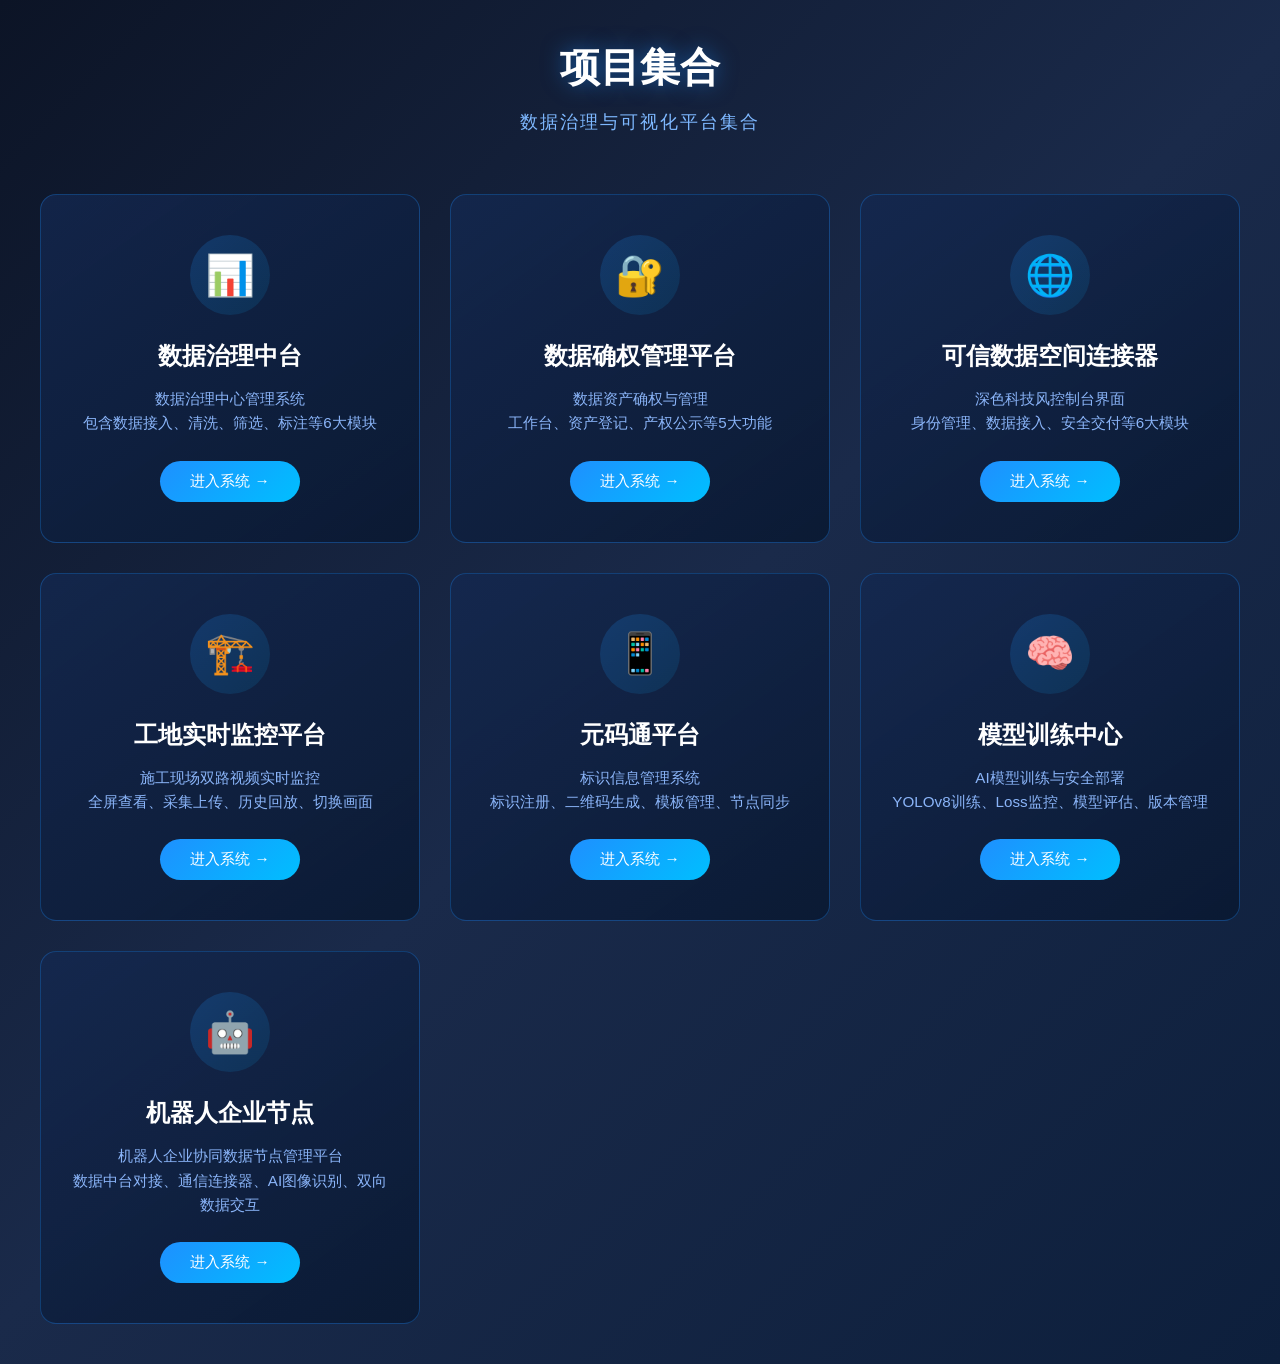
<file: index.html>
<!DOCTYPE html>
<html lang="zh-CN">
<head>
    <meta charset="UTF-8">
    <meta name="viewport" content="width=device-width, initial-scale=1.0">
    <title>项目导航</title>
    <style>
        * {
            margin: 0;
            padding: 0;
            box-sizing: border-box;
        }

        body {
            min-height: 100vh;
            background: linear-gradient(135deg, #0c1426 0%, #1a2a4a 50%, #0d1f3c 100%);
            font-family: 'Microsoft YaHei', 'PingFang SC', sans-serif;
            display: flex;
            justify-content: center;
            align-items: center;
            padding: 40px 20px;
        }

        .container {
            max-width: 1200px;
            width: 100%;
        }

        h1 {
            text-align: center;
            color: #fff;
            font-size: 2.5rem;
            margin-bottom: 15px;
            text-shadow: 0 0 20px rgba(30, 144, 255, 0.5);
        }

        .subtitle {
            text-align: center;
            color: #7eb8ff;
            font-size: 1.1rem;
            margin-bottom: 60px;
            letter-spacing: 2px;
        }

        .cards {
            display: grid;
            grid-template-columns: repeat(3, 1fr);
            gap: 30px;
            max-width: 1200px;
            margin: 0 auto;
        }

        .card {
            background: linear-gradient(145deg, rgba(20, 40, 80, 0.8), rgba(10, 25, 50, 0.9));
            border: 1px solid rgba(30, 144, 255, 0.3);
            border-radius: 16px;
            padding: 40px 30px;
            text-align: center;
            cursor: pointer;
            transition: all 0.4s ease;
            position: relative;
            overflow: hidden;
            text-decoration: none;
            display: block;
        }

        .card::before {
            content: '';
            position: absolute;
            top: 0;
            left: 0;
            right: 0;
            height: 3px;
            background: linear-gradient(90deg, transparent, #1e90ff, transparent);
            opacity: 0;
            transition: opacity 0.4s ease;
        }

        .card:hover {
            transform: translateY(-10px);
            border-color: #1e90ff;
            box-shadow: 0 20px 60px rgba(30, 144, 255, 0.3),
                        0 0 40px rgba(30, 144, 255, 0.1);
        }

        .card:hover::before {
            opacity: 1;
        }

        .card-icon {
            width: 80px;
            height: 80px;
            margin: 0 auto 25px;
            background: linear-gradient(135deg, rgba(30, 144, 255, 0.2), rgba(0, 191, 255, 0.1));
            border-radius: 50%;
            display: flex;
            justify-content: center;
            align-items: center;
            font-size: 2.5rem;
        }

        .card-title {
            color: #fff;
            font-size: 1.5rem;
            margin-bottom: 15px;
            font-weight: 600;
        }

        .card-desc {
            color: #8ab4f8;
            font-size: 0.95rem;
            line-height: 1.6;
            margin-bottom: 25px;
        }

        .card-link {
            display: inline-block;
            padding: 10px 30px;
            background: linear-gradient(135deg, #1e90ff, #00bfff);
            color: #fff;
            border-radius: 25px;
            font-size: 0.95rem;
            transition: all 0.3s ease;
        }

        .card:hover .card-link {
            box-shadow: 0 5px 20px rgba(30, 144, 255, 0.4);
        }

        @media (max-width: 900px) {
            .cards {
                grid-template-columns: 1fr;
                max-width: 500px;
                margin: 0 auto;
            }
            
            h1 {
                font-size: 2rem;
            }
        }
    </style>
</head>
<body>
    <div class="container">
        <h1>项目集合</h1>
        <p class="subtitle">数据治理与可视化平台集合</p>
        
        <div class="cards">
            <a href="data-governance-center/index.html" class="card">
                <div class="card-icon">📊</div>
                <h2 class="card-title">数据治理中台</h2>
                <p class="card-desc">数据治理中心管理系统<br>包含数据接入、清洗、筛选、标注等6大模块</p>
                <span class="card-link">进入系统 →</span>
            </a>
            
            <a href="数据确权管理平台/index.html" class="card">
                <div class="card-icon">🔐</div>
                <h2 class="card-title">数据确权管理平台</h2>
                <p class="card-desc">数据资产确权与管理<br>工作台、资产登记、产权公示等5大功能</p>
                <span class="card-link">进入系统 →</span>
            </a>
            
            <a href="可信数据空间连接器/index.html" class="card">
                <div class="card-icon">🌐</div>
                <h2 class="card-title">可信数据空间连接器</h2>
                <p class="card-desc">深色科技风控制台界面<br>身份管理、数据接入、安全交付等6大模块</p>
                <span class="card-link">进入系统 →</span>
            </a>
            
            <a href="工地实时监控平台/index.html" class="card">
                <div class="card-icon">🏗️</div>
                <h2 class="card-title">工地实时监控平台</h2>
                <p class="card-desc">施工现场双路视频实时监控<br>全屏查看、采集上传、历史回放、切换画面</p>
                <span class="card-link">进入系统 →</span>
            </a>
            
            <a href="元码通平台/index.html" class="card">
                <div class="card-icon">📱</div>
                <h2 class="card-title">元码通平台</h2>
                <p class="card-desc">标识信息管理系统<br>标识注册、二维码生成、模板管理、节点同步</p>
                <span class="card-link">进入系统 →</span>
            </a>
            
            <a href="模型训练中心/index.html" class="card">
                <div class="card-icon">🧠</div>
                <h2 class="card-title">模型训练中心</h2>
                <p class="card-desc">AI模型训练与安全部署<br>YOLOv8训练、Loss监控、模型评估、版本管理</p>
                <span class="card-link">进入系统 →</span>
            </a>
            
            <a href="机器人企业节点/index.html" class="card">
                <div class="card-icon">🤖</div>
                <h2 class="card-title">机器人企业节点</h2>
                <p class="card-desc">机器人企业协同数据节点管理平台<br>数据中台对接、通信连接器、AI图像识别、双向数据交互</p>
                <span class="card-link">进入系统 →</span>
            </a>
        </div>
    </div>
</body>
</html>
</file>
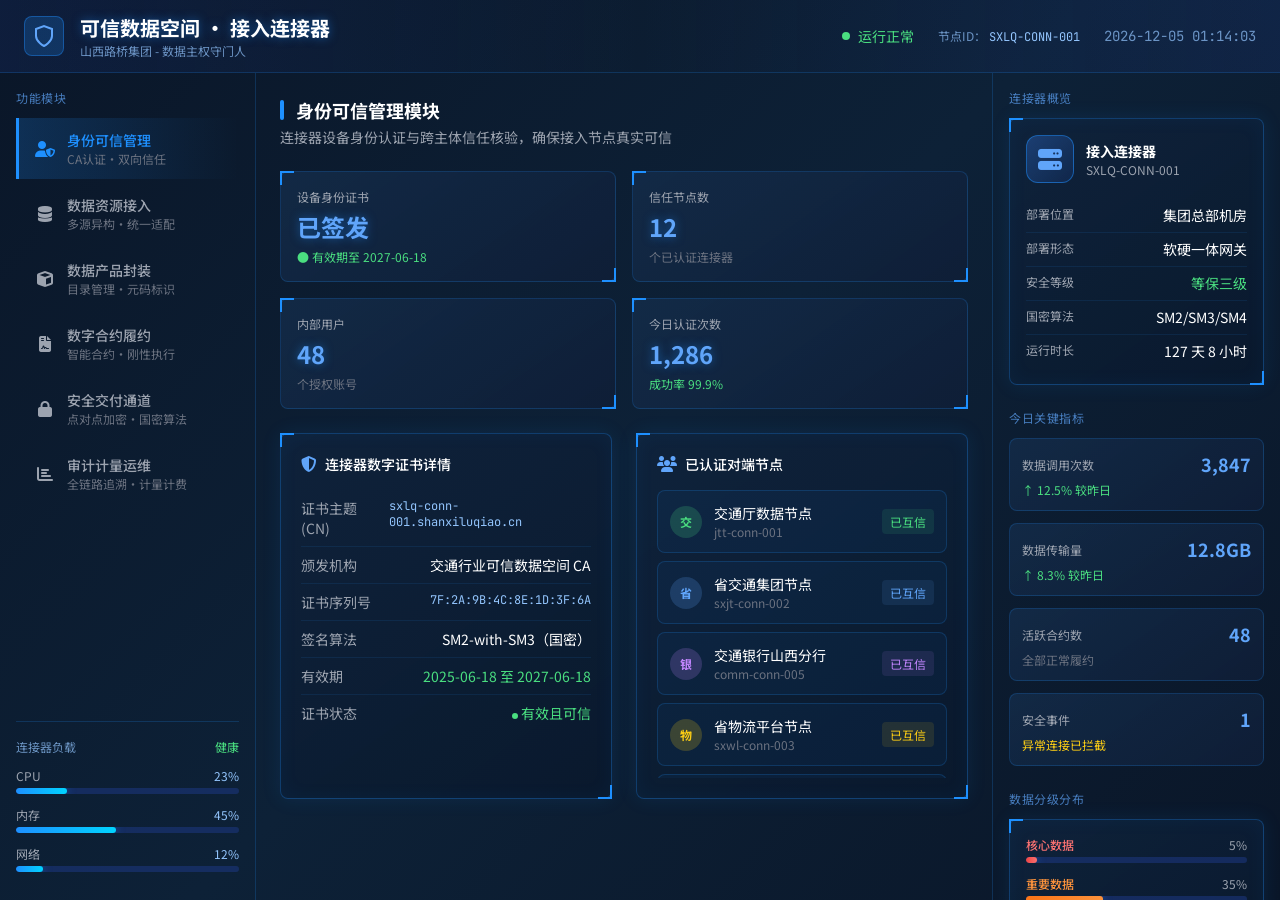
<file: 可信数据空间连接器/index.html>
<!DOCTYPE html>
<html lang="zh-CN">
<head>
    <meta charset="UTF-8">
    <meta name="viewport" content="width=device-width, initial-scale=1.0">
    <title>可信数据空间 · 接入连接器</title>
    <link rel="stylesheet" href="styles.css">
    <link rel="stylesheet" href="https://cdnjs.cloudflare.com/ajax/libs/font-awesome/6.4.0/css/all.min.css">
    <link href="https://fonts.googleapis.com/css2?family=Noto+Sans+SC:wght@300;400;500;600;700&family=JetBrains+Mono:wght@400;500&display=swap" rel="stylesheet">
</head>
<body>
    <div class="app-container">
        <!-- 顶部标题栏 -->
        <header class="top-header">
            <div class="header-left">
                <div class="logo-icon">
                    <svg width="24" height="24" viewBox="0 0 24 24" fill="none" stroke="#60a5fa" stroke-width="2">
                        <path d="M12 22s8-4 8-10V5l-8-3-8 3v7c0 6 8 10 8 10z"/>
                    </svg>
                </div>
                <div class="header-titles">
                    <h1 class="main-title">可信数据空间 · 接入连接器</h1>
                    <p class="sub-title">山西路桥集团 - 数据主权守门人</p>
                </div>
            </div>
            <div class="header-right">
                <div class="status-indicator">
                    <span class="status-dot pulse"></span>
                    <span class="status-text">运行正常</span>
                </div>
                <div class="node-id">
                    <span class="label">节点ID：</span>
                    <span class="value">SXLQ-CONN-001</span>
                </div>
                <div class="current-time" id="currentTime"></div>
            </div>
        </header>

        <!-- 主体布局 -->
        <div class="main-layout">
            <!-- 左侧导航栏 -->
            <aside class="left-nav">
                <div class="nav-section">
                    <div class="section-title">功能模块</div>
                    <nav class="nav-menu">
                        <a href="#" class="nav-item active" data-module="identity">
                            <div class="nav-icon"><i class="fas fa-user-shield"></i></div>
                            <div class="nav-text">
                                <span class="nav-name">身份可信管理</span>
                                <span class="nav-desc">CA认证・双向信任</span>
                            </div>
                        </a>
                        <a href="#" class="nav-item" data-module="datasource">
                            <div class="nav-icon"><i class="fas fa-database"></i></div>
                            <div class="nav-text">
                                <span class="nav-name">数据资源接入</span>
                                <span class="nav-desc">多源异构・统一适配</span>
                            </div>
                        </a>
                        <a href="#" class="nav-item" data-module="product">
                            <div class="nav-icon"><i class="fas fa-cube"></i></div>
                            <div class="nav-text">
                                <span class="nav-name">数据产品封装</span>
                                <span class="nav-desc">目录管理・元码标识</span>
                            </div>
                        </a>
                        <a href="#" class="nav-item" data-module="contract">
                            <div class="nav-icon"><i class="fas fa-file-contract"></i></div>
                            <div class="nav-text">
                                <span class="nav-name">数字合约履约</span>
                                <span class="nav-desc">智能合约・刚性执行</span>
                            </div>
                        </a>
                        <a href="#" class="nav-item" data-module="channel">
                            <div class="nav-icon"><i class="fas fa-lock"></i></div>
                            <div class="nav-text">
                                <span class="nav-name">安全交付通道</span>
                                <span class="nav-desc">点对点加密・国密算法</span>
                            </div>
                        </a>
                        <a href="#" class="nav-item" data-module="audit">
                            <div class="nav-icon"><i class="fas fa-chart-bar"></i></div>
                            <div class="nav-text">
                                <span class="nav-name">审计计量运维</span>
                                <span class="nav-desc">全链路追溯・计量计费</span>
                            </div>
                        </a>
                    </nav>
                </div>
                <div class="nav-footer">
                    <div class="load-card">
                        <div class="load-header">
                            <span class="load-title">连接器负载</span>
                            <span class="load-status">健康</span>
                        </div>
                        <div class="load-item">
                            <div class="load-label">
                                <span>CPU</span>
                                <span>23%</span>
                            </div>
                            <div class="progress-track">
                                <div class="progress-fill" style="width: 23%"></div>
                            </div>
                        </div>
                        <div class="load-item">
                            <div class="load-label">
                                <span>内存</span>
                                <span>45%</span>
                            </div>
                            <div class="progress-track">
                                <div class="progress-fill" style="width: 45%"></div>
                            </div>
                        </div>
                        <div class="load-item">
                            <div class="load-label">
                                <span>网络</span>
                                <span>12%</span>
                            </div>
                            <div class="progress-track">
                                <div class="progress-fill" style="width: 12%"></div>
                            </div>
                        </div>
                    </div>
                </div>
            </aside>

            <!-- 中间主内容区 -->
            <main class="main-content" id="mainContent">
                <!-- 模块一：身份可信管理 -->
                <section class="module active" id="identity">
                    <div class="module-header">
                        <h2 class="module-title"><span class="title-bar"></span>身份可信管理模块</h2>
                        <p class="module-desc">连接器设备身份认证与跨主体信任核验，确保接入节点真实可信</p>
                    </div>
                    
                    <div class="stats-row">
                        <div class="data-card corner-decoration">
                            <div class="card-label">设备身份证书</div>
                            <div class="card-value glow-text">已签发</div>
                            <div class="card-note green">● 有效期至 2027-06-18</div>
                        </div>
                        <div class="data-card corner-decoration">
                            <div class="card-label">信任节点数</div>
                            <div class="card-value glow-text">12</div>
                            <div class="card-note">个已认证连接器</div>
                        </div>
                        <div class="data-card corner-decoration">
                            <div class="card-label">内部用户</div>
                            <div class="card-value glow-text">48</div>
                            <div class="card-note">个授权账号</div>
                        </div>
                        <div class="data-card corner-decoration">
                            <div class="card-label">今日认证次数</div>
                            <div class="card-value glow-text">1,286</div>
                            <div class="card-note green">成功率 99.9%</div>
                        </div>
                    </div>

                    <div class="two-column">
                        <div class="tech-border corner-decoration cert-card">
                            <div class="card-title">
                                <i class="fas fa-shield-alt"></i>
                                <span>连接器数字证书详情</span>
                            </div>
                            <div class="cert-details">
                                <div class="cert-row">
                                    <span class="cert-label">证书主题 (CN)</span>
                                    <span class="cert-value mono">sxlq-conn-001.shanxiluqiao.cn</span>
                                </div>
                                <div class="cert-row">
                                    <span class="cert-label">颁发机构</span>
                                    <span class="cert-value">交通行业可信数据空间 CA</span>
                                </div>
                                <div class="cert-row">
                                    <span class="cert-label">证书序列号</span>
                                    <span class="cert-value mono">7F:2A:9B:4C:8E:1D:3F:6A</span>
                                </div>
                                <div class="cert-row">
                                    <span class="cert-label">签名算法</span>
                                    <span class="cert-value">SM2-with-SM3（国密）</span>
                                </div>
                                <div class="cert-row">
                                    <span class="cert-label">有效期</span>
                                    <span class="cert-value green">2025-06-18 至 2027-06-18</span>
                                </div>
                                <div class="cert-row">
                                    <span class="cert-label">证书状态</span>
                                    <span class="cert-value green"><span class="status-dot-small pulse"></span> 有效且可信</span>
                                </div>
                            </div>
                        </div>
                        <div class="tech-border corner-decoration nodes-card">
                            <div class="card-title">
                                <i class="fas fa-users"></i>
                                <span>已认证对端节点</span>
                            </div>
                            <div class="nodes-list">
                                <div class="node-item">
                                    <div class="node-avatar green">交</div>
                                    <div class="node-info">
                                        <div class="node-name">交通厅数据节点</div>
                                        <div class="node-id">jtt-conn-001</div>
                                    </div>
                                    <span class="node-badge green">已互信</span>
                                </div>
                                <div class="node-item">
                                    <div class="node-avatar blue">省</div>
                                    <div class="node-info">
                                        <div class="node-name">省交通集团节点</div>
                                        <div class="node-id">sxjt-conn-002</div>
                                    </div>
                                    <span class="node-badge blue">已互信</span>
                                </div>
                                <div class="node-item">
                                    <div class="node-avatar purple">银</div>
                                    <div class="node-info">
                                        <div class="node-name">交通银行山西分行</div>
                                        <div class="node-id">comm-conn-005</div>
                                    </div>
                                    <span class="node-badge purple">已互信</span>
                                </div>
                                <div class="node-item">
                                    <div class="node-avatar yellow">物</div>
                                    <div class="node-info">
                                        <div class="node-name">省物流平台节点</div>
                                        <div class="node-id">sxwl-conn-003</div>
                                    </div>
                                    <span class="node-badge yellow">已互信</span>
                                </div>
                                <div class="node-item">
                                    <div class="node-avatar cyan">建</div>
                                    <div class="node-info">
                                        <div class="node-name">省建科院节点</div>
                                        <div class="node-id">sjk-conn-008</div>
                                    </div>
                                    <span class="node-badge cyan">待确认</span>
                                </div>
                            </div>
                        </div>
                    </div>
                </section>

                <!-- 模块二：数据资源接入适配 -->
                <section class="module" id="datasource">
                    <div class="module-header">
                        <h2 class="module-title"><span class="title-bar"></span>本地数据资源接入适配</h2>
                        <p class="module-desc">多源异构数据源统一接入，屏蔽差异，标准化封装</p>
                    </div>
                    
                    <div class="stats-row five-col">
                        <div class="data-card corner-decoration center">
                            <div class="card-icon blue"><i class="fas fa-database"></i></div>
                            <div class="card-value glow-text">8</div>
                            <div class="card-label">数据库</div>
                        </div>
                        <div class="data-card corner-decoration center">
                            <div class="card-icon green"><i class="fas fa-file-alt"></i></div>
                            <div class="card-value glow-text">24</div>
                            <div class="card-label">文件资源</div>
                        </div>
                        <div class="data-card corner-decoration center">
                            <div class="card-icon purple"><i class="fas fa-code"></i></div>
                            <div class="card-value glow-text">15</div>
                            <div class="card-label">API 接口</div>
                        </div>
                        <div class="data-card corner-decoration center">
                            <div class="card-icon yellow"><i class="fas fa-bolt"></i></div>
                            <div class="card-value glow-text">326</div>
                            <div class="card-label">IoT 设备</div>
                        </div>
                        <div class="data-card corner-decoration center">
                            <div class="card-icon cyan"><i class="fas fa-server"></i></div>
                            <div class="card-value glow-text">6</div>
                            <div class="card-label">业务系统</div>
                        </div>
                    </div>

                    <div class="tech-border corner-decoration table-card">
                        <div class="table-header">
                            <div class="table-title">
                                <i class="fas fa-list"></i>
                                <span>已接入数据源列表</span>
                            </div>
                            <div class="table-actions">
                                <button class="btn-outline"><i class="fas fa-plus"></i> 新增数据源</button>
                                <button class="btn-outline"><i class="fas fa-sync"></i> 元数据采集</button>
                            </div>
                        </div>
                        <table class="data-table">
                            <thead>
                                <tr>
                                    <th>数据源名称</th>
                                    <th>类型</th>
                                    <th>连接地址</th>
                                    <th>数据量</th>
                                    <th>分级分类</th>
                                    <th>状态</th>
                                </tr>
                            </thead>
                            <tbody>
                                <tr>
                                    <td>ERP 财务数据库</td>
                                    <td><span class="tag blue">MySQL</span></td>
                                    <td class="mono">10.0.1.25:3306/erp_finance</td>
                                    <td>128 万条</td>
                                    <td><span class="tag orange">重要</span></td>
                                    <td><span class="status-green"><span class="status-dot-small"></span> 正常</span></td>
                                </tr>
                                <tr>
                                    <td>MES 生产系统</td>
                                    <td><span class="tag blue">Oracle</span></td>
                                    <td class="mono">10.0.2.18:1521/mes_prod</td>
                                    <td>856 万条</td>
                                    <td><span class="tag yellow">一般</span></td>
                                    <td><span class="status-green"><span class="status-dot-small"></span> 正常</span></td>
                                </tr>
                                <tr>
                                    <td>桥梁监测 IoT</td>
                                    <td><span class="tag green">MQTT</span></td>
                                    <td class="mono">iot.shanxiluqiao.cn:1883</td>
                                    <td>实时流</td>
                                    <td><span class="tag yellow">一般</span></td>
                                    <td><span class="status-green"><span class="status-dot-small"></span> 正常</span></td>
                                </tr>
                                <tr>
                                    <td>收费系统接口</td>
                                    <td><span class="tag purple">REST API</span></td>
                                    <td class="mono">api.toll.shanxiluqiao.cn</td>
                                    <td>日增 5 万</td>
                                    <td><span class="tag orange">重要</span></td>
                                    <td><span class="status-green"><span class="status-dot-small"></span> 正常</span></td>
                                </tr>
                                <tr>
                                    <td>工程文档库</td>
                                    <td><span class="tag cyan">对象存储</span></td>
                                    <td class="mono">s3-docs.shanxiluqiao.cn</td>
                                    <td>2.3TB</td>
                                    <td><span class="tag red">核心</span></td>
                                    <td><span class="status-green"><span class="status-dot-small"></span> 正常</span></td>
                                </tr>
                            </tbody>
                        </table>
                    </div>
                </section>

                <!-- 模块三：数据产品封装与目录管理 -->
                <section class="module" id="product">
                    <div class="module-header">
                        <h2 class="module-title"><span class="title-bar"></span>数据产品封装与目录管理</h2>
                        <p class="module-desc">数据资源标准化封装为数据产品，全局唯一元码标识，上架目录流通</p>
                    </div>
                    
                    <div class="stats-row">
                        <div class="data-card corner-decoration">
                            <div class="card-label">已上架数据产品</div>
                            <div class="card-value glow-text">32</div>
                            <div class="card-note">个标准化产品</div>
                        </div>
                        <div class="data-card corner-decoration">
                            <div class="card-label">今日访问量</div>
                            <div class="card-value glow-text">3,847</div>
                            <div class="card-note green">↑ 12.5% 较昨日</div>
                        </div>
                        <div class="data-card corner-decoration">
                            <div class="card-label">目录同步状态</div>
                            <div class="card-value glow-text green">已同步</div>
                            <div class="card-note">全域目录节点</div>
                        </div>
                        <div class="data-card corner-decoration">
                            <div class="card-label">元码注册量</div>
                            <div class="card-value glow-text">32</div>
                            <div class="card-note">全局唯一标识</div>
                        </div>
                    </div>

                    <div class="two-column one-third">
                        <div class="tech-border corner-decoration chart-card">
                            <div class="card-title">产品类型分布</div>
                            <div class="donut-chart">
                                <div class="donut-ring">
                                    <div class="donut-center">
                                        <div class="donut-value">32</div>
                                        <div class="donut-label">总计</div>
                                    </div>
                                </div>
                            </div>
                            <div class="chart-legend">
                                <div class="legend-item">
                                    <div class="legend-color blue"></div>
                                    <span class="legend-name">数据集</span>
                                    <span class="legend-value blue">16 个 50%</span>
                                </div>
                                <div class="legend-item">
                                    <div class="legend-color green"></div>
                                    <span class="legend-name">API 服务</span>
                                    <span class="legend-value green">10 个 31%</span>
                                </div>
                                <div class="legend-item">
                                    <div class="legend-color purple"></div>
                                    <span class="legend-name">模型服务</span>
                                    <span class="legend-value purple">4 个 13%</span>
                                </div>
                                <div class="legend-item">
                                    <div class="legend-color yellow"></div>
                                    <span class="legend-name">文件包</span>
                                    <span class="legend-value yellow">2 个 6%</span>
                                </div>
                            </div>
                        </div>
                        <div class="tech-border corner-decoration top-products">
                            <div class="card-title-row">
                                <span class="card-title">热门数据产品 TOP5</span>
                                <span class="card-subtitle">近7日调用量</span>
                            </div>
                            <div class="product-rank">
                                <div class="rank-item">
                                    <div class="rank-info">
                                        <span class="rank-num yellow">1</span>
                                        <span class="rank-name">桥梁结构健康监测数据集</span>
                                        <span class="rank-tag blue">数据集</span>
                                    </div>
                                    <span class="rank-count">12,458 次</span>
                                    <div class="progress-track"><div class="progress-fill" style="width: 100%"></div></div>
                                </div>
                                <div class="rank-item">
                                    <div class="rank-info">
                                        <span class="rank-num gray">2</span>
                                        <span class="rank-name">高速收费流水查询 API</span>
                                        <span class="rank-tag green">API</span>
                                    </div>
                                    <span class="rank-count">8,932 次</span>
                                    <div class="progress-track"><div class="progress-fill" style="width: 72%"></div></div>
                                </div>
                                <div class="rank-item">
                                    <div class="rank-info">
                                        <span class="rank-num orange">3</span>
                                        <span class="rank-name">工程质量智能评估模型</span>
                                        <span class="rank-tag purple">模型</span>
                                    </div>
                                    <span class="rank-count">5,621 次</span>
                                    <div class="progress-track"><div class="progress-fill" style="width: 45%"></div></div>
                                </div>
                                <div class="rank-item">
                                    <div class="rank-info">
                                        <span class="rank-num">4</span>
                                        <span class="rank-name">施工进度统计数据集</span>
                                        <span class="rank-tag blue">数据集</span>
                                    </div>
                                    <span class="rank-count">3,845 次</span>
                                    <div class="progress-track"><div class="progress-fill" style="width: 31%"></div></div>
                                </div>
                                <div class="rank-item">
                                    <div class="rank-info">
                                        <span class="rank-num">5</span>
                                        <span class="rank-name">物资设备库存查询接口</span>
                                        <span class="rank-tag green">API</span>
                                    </div>
                                    <span class="rank-count">2,156 次</span>
                                    <div class="progress-track"><div class="progress-fill" style="width: 17%"></div></div>
                                </div>
                            </div>
                        </div>
                    </div>

                    <div class="tech-border corner-decoration product-detail">
                        <div class="detail-header">
                            <div class="detail-info">
                                <div class="detail-name">桥梁结构健康监测数据集</div>
                                <div class="detail-meta">
                                    <span class="meta-code mono">DAT-SXLQ-BRIDGE-001</span>
                                    <span class="meta-time">更新时间：2026-06-17</span>
                                    <span class="meta-status green">已上架</span>
                                </div>
                            </div>
                            <div class="detail-actions">
                                <button class="btn-outline"><i class="fas fa-edit"></i> 编辑</button>
                                <button class="btn-outline"><i class="fas fa-arrow-down"></i> 下架</button>
                            </div>
                        </div>
                        <div class="detail-grid">
                            <div class="detail-item">
                                <div class="detail-label">数据类型</div>
                                <div class="detail-value">结构化时序数据</div>
                            </div>
                            <div class="detail-item">
                                <div class="detail-label">数据规模</div>
                                <div class="detail-value">5,280 万条・12GB</div>
                            </div>
                            <div class="detail-item">
                                <div class="detail-label">覆盖范围</div>
                                <div class="detail-value">23 座桥梁・3 年</div>
                            </div>
                            <div class="detail-item">
                                <div class="detail-label">安全等级</div>
                                <div class="detail-value orange">重要数据（L3）</div>
                            </div>
                        </div>
                    </div>
                </section>

                <!-- 模块四：数字合约解析与履约控制 -->
                <section class="module" id="contract">
                    <div class="module-header">
                        <h2 class="module-title"><span class="title-bar"></span>数字合约解析与履约控制</h2>
                        <p class="module-desc">合约刚性执行，动态拦截违规请求，数据使用全程可控</p>
                    </div>
                    
                    <div class="stats-row">
                        <div class="data-card corner-decoration">
                            <div class="card-label">生效中合约</div>
                            <div class="card-value glow-text">48</div>
                            <div class="card-note">份数字合约</div>
                        </div>
                        <div class="data-card corner-decoration">
                            <div class="card-label">今日履约次数</div>
                            <div class="card-value glow-text">2,847</div>
                            <div class="card-note green">合规执行率 100%</div>
                        </div>
                        <div class="data-card corner-decoration">
                            <div class="card-label">违规拦截</div>
                            <div class="card-value glow-text red">0</div>
                            <div class="card-note">本月累计</div>
                        </div>
                        <div class="data-card corner-decoration">
                            <div class="card-label">沙箱计算任务</div>
                            <div class="card-value glow-text purple">156</div>
                            <div class="card-note">运行中 12 个</div>
                        </div>
                    </div>

                    <div class="two-column">
                        <div class="tech-border corner-decoration contract-card">
                            <div class="card-title">
                                <i class="fas fa-file-contract"></i>
                                <span>合约约束条件（示例）</span>
                            </div>
                            <div class="contract-info">
                                <div class="contract-id">合约编号：<span class="mono">CT-2026-0523-0087</span></div>
                                <div class="contract-name">「桥梁健康监测数据」联合分析合约</div>
                                <div class="contract-parties">甲方：山西路桥集团 ｜ 乙方：省交通科学研究院</div>
                            </div>
                            <div class="constraints-list">
                                <div class="constraint-item">
                                    <div class="constraint-icon"><i class="fas fa-check"></i></div>
                                    <div class="constraint-content">
                                        <div class="constraint-title">使用主体限制</div>
                                        <div class="constraint-desc">仅限省交科院「桥梁检测课题组」5 名授权研究员使用</div>
                                    </div>
                                </div>
                                <div class="constraint-item">
                                    <div class="constraint-icon"><i class="fas fa-check"></i></div>
                                    <div class="constraint-content">
                                        <div class="constraint-title">时效限制</div>
                                        <div class="constraint-desc">有效期：2026-05-23 至 2026-08-23（90 天）</div>
                                    </div>
                                </div>
                                <div class="constraint-item">
                                    <div class="constraint-icon"><i class="fas fa-check"></i></div>
                                    <div class="constraint-content">
                                        <div class="constraint-title">使用场景限制</div>
                                        <div class="constraint-desc">仅限桥梁安全课题研究，不得用于商业用途或其他项目</div>
                                    </div>
                                </div>
                                <div class="constraint-item">
                                    <div class="constraint-icon"><i class="fas fa-check"></i></div>
                                    <div class="constraint-content">
                                        <div class="constraint-title">输出限制</div>
                                        <div class="constraint-desc">仅允许输出聚合统计结果，单条明细数据不可导出，原始数据不出本地</div>
                                    </div>
                                </div>
                                <div class="constraint-item">
                                    <div class="constraint-icon"><i class="fas fa-check"></i></div>
                                    <div class="constraint-content">
                                        <div class="constraint-title">调用次数限制</div>
                                        <div class="constraint-desc">累计最大调用 10,000 次，单日不超过 500 次</div>
                                        <div class="usage-bar">
                                            <div class="usage-text">已使用 3,241 / 10,000 次</div>
                                            <div class="progress-track"><div class="progress-fill" style="width: 32%"></div></div>
                                        </div>
                                    </div>
                                </div>
                            </div>
                        </div>
                        <div class="tech-border corner-decoration flow-card">
                            <div class="card-title">
                                <i class="fas fa-bolt"></i>
                                <span>合约履约执行流程</span>
                            </div>
                            <div class="flow-timeline">
                                <div class="flow-step">
                                    <div class="step-marker">1</div>
                                    <div class="step-content">
                                        <div class="step-title">数据请求接入</div>
                                        <div class="step-desc">消费方连接器发起数据访问请求，携带身份凭证与合约编号</div>
                                    </div>
                                </div>
                                <div class="flow-step">
                                    <div class="step-marker">2</div>
                                    <div class="step-content">
                                        <div class="step-title">合约校验引擎</div>
                                        <div class="step-desc">实时校验：身份是否合法、是否在有效期内、是否超调用次数、场景是否匹配</div>
                                    </div>
                                </div>
                                <div class="flow-step">
                                    <div class="step-marker">3</div>
                                    <div class="step-content">
                                        <div class="step-title">数据沙箱加载</div>
                                        <div class="step-desc">原始数据加载至连接器本地安全沙箱，外部无法直接访问明文</div>
                                    </div>
                                </div>
                                <div class="flow-step">
                                    <div class="step-marker">4</div>
                                    <div class="step-content">
                                        <div class="step-title">计算执行与脱敏</div>
                                        <div class="step-desc">在沙箱内执行计算逻辑，按合约规则对输出结果进行脱敏、聚合、去标识化处理</div>
                                    </div>
                                </div>
                                <div class="flow-step done">
                                    <div class="step-marker"><i class="fas fa-check"></i></div>
                                    <div class="step-content">
                                        <div class="step-title">安全交付 + 存证</div>
                                        <div class="step-desc">加密传输计算结果，全操作日志上链存证，同步计量计费数据</div>
                                    </div>
                                </div>
                            </div>
                            <div class="violation-alert">
                                <div class="alert-title"><i class="fas fa-exclamation-triangle"></i> 违规自动阻断机制</div>
                                <div class="alert-desc">任一约束条件不满足时，连接器立即阻断数据流，返回拒绝响应，并触发安全告警。所有阻断行为同步审计日志。</div>
                            </div>
                        </div>
                    </div>
                </section>

                <!-- 模块五：安全数据交付通道 -->
                <section class="module" id="channel">
                    <div class="module-header">
                        <h2 class="module-title"><span class="title-bar"></span>安全数据交付通道</h2>
                        <p class="module-desc">点对点加密传输，数据不经过中心平台，国密算法端到端保护</p>
                    </div>
                    
                    <div class="stats-row">
                        <div class="data-card corner-decoration">
                            <div class="card-label">活跃通道数</div>
                            <div class="card-value glow-text">8</div>
                            <div class="card-note green">● 全部正常</div>
                        </div>
                        <div class="data-card corner-decoration">
                            <div class="card-label">今日传输量</div>
                            <div class="card-value glow-text">12.8 GB</div>
                            <div class="card-note">加密传输</div>
                        </div>
                        <div class="data-card corner-decoration">
                            <div class="card-label">加密算法</div>
                            <div class="card-value glow-text green">SM4 + SM2</div>
                            <div class="card-note">国密标准</div>
                        </div>
                        <div class="data-card corner-decoration">
                            <div class="card-label">平均延迟</div>
                            <div class="card-value glow-text">23ms</div>
                            <div class="card-note">省内节点</div>
                        </div>
                    </div>

                    <div class="tech-border corner-decoration topology-card">
                        <div class="card-title">
                            <i class="fas fa-network-wired"></i>
                            <span>数据传输通道拓扑（东西向点对点 + 南北向管控）</span>
                        </div>
                        <div class="topology">
                            <div class="topo-node local">
                                <div class="topo-icon"><i class="fas fa-server"></i></div>
                                <div class="topo-name">本端连接器</div>
                                <div class="topo-sub">山西路桥</div>
                                <div class="topo-desc">数据提供方节点</div>
                            </div>
                            <div class="topo-channels">
                                <div class="channel east-west">
                                    <div class="channel-track">
                                        <div class="channel-flow"></div>
                                    </div>
                                    <div class="channel-label">🔒 东西向 · 点对点加密通道 · SM4国密加密</div>
                                </div>
                                <div class="channel north-south">
                                    <div class="platform-node">
                                        <div class="platform-icon"><i class="fas fa-building"></i></div>
                                        <div class="platform-name">可信数据空间服务平台</div>
                                    </div>
                                    <div class="platform-desc">南北向 · 身份/目录/合约/审计同步</div>
                                </div>
                            </div>
                            <div class="topo-node remote">
                                <div class="topo-icon"><i class="fas fa-server"></i></div>
                                <div class="topo-name">对端连接器</div>
                                <div class="topo-sub">省交科院</div>
                                <div class="topo-desc">数据消费方节点</div>
                            </div>
                        </div>
                        <div class="topo-features">
                            <div class="feature-item">
                                <div class="feature-title">✓ 数据不出本地</div>
                                <div class="feature-desc">原始数据永久留存本地，仅计算结果或密文对外传输</div>
                            </div>
                            <div class="feature-item">
                                <div class="feature-title">✓ 端到端加密</div>
                                <div class="feature-desc">国密 SM4 对称加密 + SM2 密钥协商，全程密文传输</div>
                            </div>
                            <div class="feature-item">
                                <div class="feature-title">✓ 平台不碰数据</div>
                                <div class="feature-desc">服务平台仅做管控，原始数据不经平台中转</div>
                            </div>
                        </div>
                    </div>

                    <div class="tech-border corner-decoration table-card">
                        <div class="table-title">活跃传输通道列表</div>
                        <table class="data-table">
                            <thead>
                                <tr>
                                    <th>通道名称</th>
                                    <th>对端节点</th>
                                    <th>加密协议</th>
                                    <th>今日流量</th>
                                    <th>延迟</th>
                                    <th>状态</th>
                                </tr>
                            </thead>
                            <tbody>
                                <tr>
                                    <td>交科院 - 桥梁研究通道</td>
                                    <td>省交通科学研究院</td>
                                    <td><span class="tag green">TLS 1.3 + SM4</span></td>
                                    <td>2.3 GB</td>
                                    <td>18ms</td>
                                    <td><span class="status-green"><span class="status-dot-small"></span> 连通</span></td>
                                </tr>
                                <tr>
                                    <td>交通厅 - 统计上报通道</td>
                                    <td>省交通厅数据中心</td>
                                    <td><span class="tag green">TLS 1.3 + SM4</span></td>
                                    <td>5.1 GB</td>
                                    <td>25ms</td>
                                    <td><span class="status-green"><span class="status-dot-small"></span> 连通</span></td>
                                </tr>
                                <tr>
                                    <td>交行 - 授信数据通道</td>
                                    <td>交通银行山西分行</td>
                                    <td><span class="tag green">TLS 1.3 + SM4</span></td>
                                    <td>0.8 GB</td>
                                    <td>32ms</td>
                                    <td><span class="status-green"><span class="status-dot-small"></span> 连通</span></td>
                                </tr>
                                <tr>
                                    <td>物流平台 - 货运通道</td>
                                    <td>省智慧物流平台</td>
                                    <td><span class="tag green">TLS 1.3 + SM4</span></td>
                                    <td>4.6 GB</td>
                                    <td>21ms</td>
                                    <td><span class="status-green"><span class="status-dot-small"></span> 连通</span></td>
                                </tr>
                            </tbody>
                        </table>
                    </div>
                </section>

                <!-- 模块六：审计、计量与运维监控 -->
                <section class="module" id="audit">
                    <div class="module-header">
                        <h2 class="module-title"><span class="title-bar"></span>审计、计量与运维监控</h2>
                        <p class="module-desc">全链路操作可追溯、可追责、可计量，支撑数据资产结算</p>
                    </div>
                    
                    <div class="stats-row">
                        <div class="data-card corner-decoration">
                            <div class="card-label">今日审计日志</div>
                            <div class="card-value glow-text">15,847</div>
                            <div class="card-note">条操作记录</div>
                        </div>
                        <div class="data-card corner-decoration">
                            <div class="card-label">上链存证</div>
                            <div class="card-value glow-text green">100%</div>
                            <div class="card-note">全量区块链存证</div>
                        </div>
                        <div class="data-card corner-decoration">
                            <div class="card-label">本月计量调用</div>
                            <div class="card-value glow-text">86,429</div>
                            <div class="card-note">次数据调用</div>
                        </div>
                        <div class="data-card corner-decoration">
                            <div class="card-label">安全告警</div>
                            <div class="card-value glow-text yellow">2</div>
                            <div class="card-note">本月待处理</div>
                        </div>
                    </div>

                    <div class="two-column two-third">
                        <div class="tech-border corner-decoration chart-card">
                            <div class="card-title-row">
                                <span class="card-title">近7日数据调用量趋势</span>
                                <span class="card-subtitle">单位：次</span>
                            </div>
                            <div class="bar-chart">
                                <div class="bar-item" style="--height: 60%">
                                    <div class="bar"></div>
                                    <span class="bar-label">06-12</span>
                                </div>
                                <div class="bar-item" style="--height: 75%">
                                    <div class="bar"></div>
                                    <span class="bar-label">06-13</span>
                                </div>
                                <div class="bar-item" style="--height: 65%">
                                    <div class="bar"></div>
                                    <span class="bar-label">06-14</span>
                                </div>
                                <div class="bar-item" style="--height: 80%">
                                    <div class="bar"></div>
                                    <span class="bar-label">06-15</span>
                                </div>
                                <div class="bar-item" style="--height: 88%">
                                    <div class="bar"></div>
                                    <span class="bar-label">06-16</span>
                                </div>
                                <div class="bar-item" style="--height: 72%">
                                    <div class="bar"></div>
                                    <span class="bar-label">06-17</span>
                                </div>
                                <div class="bar-item today" style="--height: 95%">
                                    <div class="bar"></div>
                                    <span class="bar-label">今日</span>
                                </div>
                            </div>
                        </div>
                        <div class="tech-border corner-decoration">
                            <div class="card-title">本月计量统计</div>
                            <div class="meter-stats">
                                <div class="meter-item blue">
                                    <div class="meter-header">
                                        <span class="meter-name">数据集查询</span>
                                        <span class="meter-value">52,341 次</span>
                                    </div>
                                    <div class="progress-track"><div class="progress-fill blue" style="width: 60%"></div></div>
                                </div>
                                <div class="meter-item green">
                                    <div class="meter-header">
                                        <span class="meter-name">API 服务调用</span>
                                        <span class="meter-value">28,156 次</span>
                                    </div>
                                    <div class="progress-track"><div class="progress-fill green" style="width: 33%"></div></div>
                                </div>
                                <div class="meter-item purple">
                                    <div class="meter-header">
                                        <span class="meter-name">模型计算任务</span>
                                        <span class="meter-value">5,932 次</span>
                                    </div>
                                    <div class="progress-track"><div class="progress-fill purple" style="width: 7%"></div></div>
                                </div>
                            </div>
                        </div>
                    </div>

                    <div class="tech-border corner-decoration audit-log">
                        <div class="card-title-row">
                            <span class="card-title">实时审计日志</span>
                            <span class="live-status"><span class="status-dot-small pulse"></span> 实时更新中</span>
                        </div>
                        <div class="log-list">
                            <div class="log-item">
                                <span class="log-time">22:51:32</span>
                                <span class="log-type green">数据访问</span>
                                <span class="log-content">用户「李研究员」通过合约 CT-2026-0523-0087 访问「桥梁健康监测数据集」</span>
                                <span class="log-result green">✓ 合规通过</span>
                            </div>
                            <div class="log-item">
                                <span class="log-time">22:48:15</span>
                                <span class="log-type blue">合约校验</span>
                                <span class="log-content">合约 CT-2026-0523-0087 调用次数校验通过，剩余 6,759 次</span>
                                <span class="log-result green">✓ 校验通过</span>
                            </div>
                            <div class="log-item">
                                <span class="log-time">22:45:08</span>
                                <span class="log-type purple">沙箱计算</span>
                                <span class="log-content">安全沙箱执行统计分析任务，输出聚合结果，原始数据未出域</span>
                                <span class="log-result green">✓ 执行完成</span>
                            </div>
                            <div class="log-item">
                                <span class="log-time">22:42:33</span>
                                <span class="log-type yellow">身份认证</span>
                                <span class="log-content">连接器「省交科院 - conn-001」双向 TLS 认证成功，建立加密通道</span>
                                <span class="log-result green">✓ 认证成功</span>
                            </div>
                            <div class="log-item warning">
                                <span class="log-time">22:38:19</span>
                                <span class="log-type yellow">安全告警</span>
                                <span class="log-content">检测到异常 IP 尝试连接，已自动拒绝并记录（IP: 219.150.xx.xx）</span>
                                <span class="log-result yellow">⚠ 已拦截</span>
                            </div>
                            <div class="log-item">
                                <span class="log-time">22:35:47</span>
                                <span class="log-type cyan">存证上链</span>
                                <span class="log-content">批次 20260618-2235 共 1,248 条审计日志完成区块链存证</span>
                                <span class="log-result green">✓ 上链成功</span>
                            </div>
                        </div>
                    </div>
                </section>
            </main>

            <!-- 右侧状态面板 -->
            <aside class="right-panel">
                <div class="panel-section">
                    <div class="section-title">连接器概览</div>
                    <div class="tech-border corner-decoration connector-card">
                        <div class="connector-header">
                            <div class="connector-icon">
                                <i class="fas fa-server"></i>
                            </div>
                            <div class="connector-info">
                                <div class="connector-name">接入连接器</div>
                                <div class="connector-id">SXLQ-CONN-001</div>
                            </div>
                        </div>
                        <div class="connector-details">
                            <div class="detail-row">
                                <span class="detail-label">部署位置</span>
                                <span class="detail-value">集团总部机房</span>
                            </div>
                            <div class="detail-row">
                                <span class="detail-label">部署形态</span>
                                <span class="detail-value">软硬一体网关</span>
                            </div>
                            <div class="detail-row">
                                <span class="detail-label">安全等级</span>
                                <span class="detail-value green">等保三级</span>
                            </div>
                            <div class="detail-row">
                                <span class="detail-label">国密算法</span>
                                <span class="detail-value">SM2/SM3/SM4</span>
                            </div>
                            <div class="detail-row">
                                <span class="detail-label">运行时长</span>
                                <span class="detail-value">127 天 8 小时</span>
                            </div>
                        </div>
                    </div>
                </div>

                <div class="panel-section">
                    <div class="section-title">今日关键指标</div>
                    <div class="metric-cards">
                        <div class="data-card">
                            <div class="metric-header">
                                <span class="metric-label">数据调用次数</span>
                                <span class="metric-value">3,847</span>
                            </div>
                            <div class="metric-note green">↑ 12.5% 较昨日</div>
                        </div>
                        <div class="data-card">
                            <div class="metric-header">
                                <span class="metric-label">数据传输量</span>
                                <span class="metric-value">12.8GB</span>
                            </div>
                            <div class="metric-note green">↑ 8.3% 较昨日</div>
                        </div>
                        <div class="data-card">
                            <div class="metric-header">
                                <span class="metric-label">活跃合约数</span>
                                <span class="metric-value">48</span>
                            </div>
                            <div class="metric-note">全部正常履约</div>
                        </div>
                        <div class="data-card">
                            <div class="metric-header">
                                <span class="metric-label">安全事件</span>
                                <span class="metric-value">1</span>
                            </div>
                            <div class="metric-note yellow">异常连接已拦截</div>
                        </div>
                    </div>
                </div>

                <div class="panel-section">
                    <div class="section-title">数据分级分布</div>
                    <div class="tech-border corner-decoration">
                        <div class="level-bars">
                            <div class="level-item">
                                <div class="level-header">
                                    <span class="level-name red">核心数据</span>
                                    <span class="level-percent">5%</span>
                                </div>
                                <div class="progress-track"><div class="progress-fill red" style="width: 5%"></div></div>
                            </div>
                            <div class="level-item">
                                <div class="level-header">
                                    <span class="level-name orange">重要数据</span>
                                    <span class="level-percent">35%</span>
                                </div>
                                <div class="progress-track"><div class="progress-fill orange" style="width: 35%"></div></div>
                            </div>
                            <div class="level-item">
                                <div class="level-header">
                                    <span class="level-name yellow">一般数据</span>
                                    <span class="level-percent">45%</span>
                                </div>
                                <div class="progress-track"><div class="progress-fill yellow" style="width: 45%"></div></div>
                            </div>
                            <div class="level-item">
                                <div class="level-header">
                                    <span class="level-name green">公开数据</span>
                                    <span class="level-percent">15%</span>
                                </div>
                                <div class="progress-track"><div class="progress-fill green" style="width: 15%"></div></div>
                            </div>
                        </div>
                    </div>
                </div>

                <div class="panel-section">
                    <div class="section-title">快速操作</div>
                    <div class="quick-actions">
                        <button class="action-btn"><i class="fas fa-upload"></i> 上架数据产品</button>
                        <button class="action-btn"><i class="fas fa-file-signature"></i> 签署数字合约</button>
                        <button class="action-btn"><i class="fas fa-chart-line"></i> 查看审计报告</button>
                        <button class="action-btn"><i class="fas fa-cog"></i> 系统配置</button>
                    </div>
                </div>
            </aside>
        </div>
    </div>

    <script src="app.js"></script>
</body>
</html>
</file>
<file: 可信数据空间连接器/styles.css>
* {
    margin: 0;
    padding: 0;
    box-sizing: border-box;
}

:root {
    --bg-primary: linear-gradient(135deg, #0a1628 0%, #0d2137 50%, #0a1628 100%);
    --bg-card: linear-gradient(145deg, rgba(15, 35, 60, 0.9) 0%, rgba(10, 25, 45, 0.95) 100%);
    --bg-data-card: linear-gradient(145deg, rgba(20, 45, 75, 0.8) 0%, rgba(15, 30, 55, 0.9) 100%);
    --blue-primary: #1e90ff;
    --blue-300: #93c5fd;
    --blue-400: #60a5fa;
    --blue-500: #3b82f6;
    --blue-900: rgba(30, 58, 138, 0.5);
    --green-400: #4ade80;
    --yellow-400: #facc15;
    --red-400: #f87171;
    --purple-400: #c084fc;
    --cyan-400: #22d3ee;
    --gray-200: #e5e7eb;
    --gray-300: #d1d5db;
    --gray-400: #9ca3af;
    --gray-500: #6b7280;
    --border-color: rgba(30, 144, 255, 0.2);
    --border-highlight: rgba(30, 144, 255, 0.5);
    --glow-shadow: 0 0 20px rgba(30, 144, 255, 0.1);
    --inner-glow: inset 0 0 20px rgba(30, 144, 255, 0.05);
}

body {
    font-family: 'Noto Sans SC', -apple-system, BlinkMacSystemFont, 'Segoe UI', sans-serif;
    background: var(--bg-primary);
    color: var(--gray-200);
    min-height: 100vh;
    overflow: hidden;
}

.mono {
    font-family: 'JetBrains Mono', monospace;
    font-size: 0.75rem;
}

/* 滚动条 */
::-webkit-scrollbar {
    width: 4px;
}

::-webkit-scrollbar-track {
    background: rgba(30, 144, 255, 0.1);
}

::-webkit-scrollbar-thumb {
    background: rgba(30, 144, 255, 0.4);
    border-radius: 2px;
}

/* 应用容器 */
.app-container {
    display: flex;
    flex-direction: column;
    height: 100vh;
}

/* 顶部标题栏 */
.top-header {
    height: 73px;
    display: flex;
    align-items: center;
    justify-content: space-between;
    padding: 0 24px;
    border-bottom: 1px solid var(--border-color);
    background: linear-gradient(to right, rgba(30, 58, 138, 0.2), transparent, rgba(30, 58, 138, 0.2));
    flex-shrink: 0;
}

.header-left {
    display: flex;
    align-items: center;
    gap: 16px;
}

.logo-icon {
    width: 40px;
    height: 40px;
    display: flex;
    align-items: center;
    justify-content: center;
    background: rgba(30, 144, 255, 0.2);
    border: 1px solid rgba(30, 144, 255, 0.4);
    border-radius: 8px;
}

.header-titles .main-title {
    font-size: 1.25rem;
    font-weight: 700;
    color: #fff;
    text-shadow: 0 0 10px rgba(30, 144, 255, 0.5);
}

.header-titles .sub-title {
    font-size: 0.75rem;
    color: rgba(147, 197, 253, 0.7);
}

.header-right {
    display: flex;
    align-items: center;
    gap: 24px;
    font-size: 0.875rem;
}

.status-indicator {
    display: flex;
    align-items: center;
    gap: 8px;
}

.status-dot {
    width: 8px;
    height: 8px;
    border-radius: 50%;
    background: var(--green-400);
}

.status-dot.pulse {
    animation: pulse 2s infinite;
}

.status-text {
    color: var(--green-400);
}

.node-id .label {
    color: rgba(147, 197, 253, 0.7);
}

.node-id .value {
    color: var(--blue-300);
    font-family: 'JetBrains Mono', monospace;
}

.current-time {
    color: rgba(147, 197, 253, 0.7);
    font-family: 'JetBrains Mono', monospace;
}

/* 主体布局 */
.main-layout {
    display: flex;
    flex: 1;
    overflow: hidden;
}

/* 左侧导航栏 */
.left-nav {
    width: 256px;
    border-right: 1px solid var(--border-color);
    display: flex;
    flex-direction: column;
    padding: 16px;
    flex-shrink: 0;
}

.nav-section {
    flex: 1;
}

.section-title {
    font-size: 0.75rem;
    color: rgba(96, 165, 250, 0.7);
    text-transform: uppercase;
    letter-spacing: 0.05em;
    margin-bottom: 12px;
}

.nav-menu {
    display: flex;
    flex-direction: column;
    gap: 4px;
}

.nav-item {
    display: flex;
    align-items: center;
    padding: 12px 16px;
    border-left: 3px solid transparent;
    text-decoration: none;
    color: var(--gray-400);
    transition: all 0.3s;
    border-radius: 0 4px 4px 0;
}

.nav-item:hover {
    background: rgba(30, 144, 255, 0.1);
    border-left-color: rgba(30, 144, 255, 0.5);
}

.nav-item.active {
    background: linear-gradient(90deg, rgba(30, 144, 255, 0.2) 0%, transparent 100%);
    border-left-color: var(--blue-primary);
    color: var(--blue-primary);
}

.nav-icon {
    width: 20px;
    height: 20px;
    display: flex;
    align-items: center;
    justify-content: center;
    font-size: 1rem;
}

.nav-text {
    margin-left: 12px;
    display: flex;
    flex-direction: column;
}

.nav-name {
    font-size: 0.875rem;
    font-weight: 500;
}

.nav-desc {
    font-size: 0.75rem;
    color: var(--gray-500);
}

.nav-footer {
    border-top: 1px solid var(--border-color);
    padding-top: 16px;
}

.load-card .load-header {
    display: flex;
    justify-content: space-between;
    font-size: 0.75rem;
    margin-bottom: 12px;
}

.load-title {
    color: rgba(147, 197, 253, 0.7);
}

.load-status {
    color: var(--green-400);
}

.load-item {
    margin-bottom: 12px;
}

.load-label {
    display: flex;
    justify-content: space-between;
    font-size: 0.75rem;
    margin-bottom: 4px;
}

.load-label span:first-child {
    color: var(--gray-400);
}

.load-label span:last-child {
    color: var(--blue-300);
}

.progress-track {
    height: 6px;
    background: var(--blue-900);
    border-radius: 999px;
    overflow: hidden;
}

.progress-fill {
    height: 100%;
    background: linear-gradient(90deg, #1e90ff 0%, #00d4ff 100%);
    box-shadow: 0 0 10px rgba(30, 144, 255, 0.5);
    border-radius: 999px;
    transition: width 0.3s;
}

.progress-fill.blue {
    background: linear-gradient(90deg, #1e90ff 0%, #00d4ff 100%);
}

.progress-fill.green {
    background: linear-gradient(90deg, #22c55e 0%, #4ade80 100%);
}

.progress-fill.purple {
    background: linear-gradient(90deg, #a855f7 0%, #c084fc 100%);
}

.progress-fill.red {
    background: linear-gradient(90deg, #ef4444 0%, #f87171 100%);
}

.progress-fill.orange {
    background: linear-gradient(90deg, #f97316 0%, #fb923c 100%);
}

.progress-fill.yellow {
    background: linear-gradient(90deg, #eab308 0%, #facc15 100%);
}

/* 主内容区 */
.main-content {
    flex: 1;
    padding: 24px;
    overflow-y: auto;
    overflow-x: hidden;
}

.module {
    display: none;
    animation: fadeIn 0.4s ease;
}

.module.active {
    display: block;
}

@keyframes fadeIn {
    from {
        opacity: 0;
        transform: translateY(10px);
    }
    to {
        opacity: 1;
        transform: translateY(0);
    }
}

.module-header {
    margin-bottom: 24px;
}

.module-title {
    font-size: 1.125rem;
    font-weight: 700;
    color: #fff;
    display: flex;
    align-items: center;
    gap: 12px;
}

.title-bar {
    display: inline-block;
    width: 4px;
    height: 20px;
    background: var(--blue-primary);
    border-radius: 2px;
}

.module-desc {
    font-size: 0.875rem;
    color: var(--gray-400);
    margin-top: 4px;
}

/* 数据卡片 */
.data-card {
    background: var(--bg-data-card);
    border: 1px solid rgba(30, 144, 255, 0.2);
    border-radius: 8px;
    padding: 16px;
    transition: all 0.3s;
}

.data-card:hover {
    border-color: var(--border-highlight);
    box-shadow: var(--glow-shadow);
}

.card-label {
    font-size: 0.75rem;
    color: var(--gray-400);
    margin-bottom: 4px;
}

.card-value {
    font-size: 1.5rem;
    font-weight: 700;
    color: var(--blue-400);
}

.card-value.glow-text {
    text-shadow: 0 0 10px rgba(30, 144, 255, 0.5);
}

.card-value.green {
    color: var(--green-400);
    text-shadow: 0 0 10px rgba(74, 222, 128, 0.5);
}

.card-value.red {
    color: var(--red-400);
    text-shadow: 0 0 10px rgba(248, 113, 113, 0.5);
}

.card-value.purple {
    color: var(--purple-400);
    text-shadow: 0 0 10px rgba(192, 132, 252, 0.5);
}

.card-value.yellow {
    color: var(--yellow-400);
    text-shadow: 0 0 10px rgba(250, 204, 21, 0.5);
}

.card-note {
    font-size: 0.75rem;
    color: var(--gray-500);
    margin-top: 4px;
}

.card-note.green {
    color: var(--green-400);
}

.card-note.yellow {
    color: var(--yellow-400);
}

/* 统计行 */
.stats-row {
    display: grid;
    grid-template-columns: repeat(4, 1fr);
    gap: 16px;
    margin-bottom: 24px;
}

.stats-row.five-col {
    grid-template-columns: repeat(5, 1fr);
}

.data-card.center {
    text-align: center;
}

.card-icon {
    width: 48px;
    height: 48px;
    margin: 0 auto 12px;
    display: flex;
    align-items: center;
    justify-content: center;
    border-radius: 8px;
    font-size: 1.25rem;
}

.card-icon.blue {
    background: rgba(30, 144, 255, 0.2);
    color: var(--blue-400);
}

.card-icon.green {
    background: rgba(74, 222, 128, 0.2);
    color: var(--green-400);
}

.card-icon.purple {
    background: rgba(192, 132, 252, 0.2);
    color: var(--purple-400);
}

.card-icon.yellow {
    background: rgba(250, 204, 21, 0.2);
    color: var(--yellow-400);
}

.card-icon.cyan {
    background: rgba(34, 211, 238, 0.2);
    color: var(--cyan-400);
}

/* 科技边框卡片 */
.tech-border {
    background: var(--bg-card);
    border: 1px solid rgba(30, 144, 255, 0.3);
    border-radius: 8px;
    box-shadow: var(--glow-shadow), var(--inner-glow);
}

/* 四角装饰 */
.corner-decoration {
    position: relative;
}

.corner-decoration::before,
.corner-decoration::after {
    content: '';
    position: absolute;
    width: 12px;
    height: 12px;
}

.corner-decoration::before {
    top: -1px;
    left: -1px;
    border-top: 2px solid var(--blue-primary);
    border-left: 2px solid var(--blue-primary);
}

.corner-decoration::after {
    bottom: -1px;
    right: -1px;
    border-bottom: 2px solid var(--blue-primary);
    border-right: 2px solid var(--blue-primary);
}

/* 双栏布局 */
.two-column {
    display: grid;
    grid-template-columns: 1fr 1fr;
    gap: 24px;
    margin-bottom: 24px;
}

.two-column.one-third {
    grid-template-columns: 1fr 2fr;
}

.two-column.two-third {
    grid-template-columns: 2fr 1fr;
}

/* 证书详情卡片 */
.cert-card,
.nodes-card {
    padding: 20px;
}

.card-title {
    font-size: 0.875rem;
    font-weight: 500;
    color: #fff;
    display: flex;
    align-items: center;
    gap: 8px;
    margin-bottom: 16px;
}

.card-title i {
    color: var(--blue-400);
    font-size: 1rem;
}

.cert-details {
    display: flex;
    flex-direction: column;
}

.cert-row {
    display: flex;
    justify-content: space-between;
    padding: 8px 0;
    border-bottom: 1px solid rgba(30, 144, 255, 0.1);
    font-size: 0.875rem;
}

.cert-row:last-child {
    border-bottom: none;
}

.cert-label {
    color: var(--gray-400);
}

.cert-value {
    color: #fff;
}

.cert-value.green {
    color: var(--green-400);
}

.cert-value.mono {
    font-family: 'JetBrains Mono', monospace;
    font-size: 0.75rem;
    color: var(--blue-300);
}

/* 节点列表 */
.nodes-list {
    display: flex;
    flex-direction: column;
    gap: 8px;
    max-height: 288px;
    overflow-y: auto;
}

.node-item {
    display: flex;
    align-items: center;
    padding: 12px;
    background: rgba(30, 144, 255, 0.05);
    border: 1px solid rgba(30, 144, 255, 0.2);
    border-radius: 8px;
}

.node-avatar {
    width: 32px;
    height: 32px;
    border-radius: 50%;
    display: flex;
    align-items: center;
    justify-content: center;
    font-size: 0.75rem;
    font-weight: 700;
    flex-shrink: 0;
}

.node-avatar.green {
    background: rgba(74, 222, 128, 0.2);
    color: var(--green-400);
}

.node-avatar.blue {
    background: rgba(96, 165, 250, 0.2);
    color: var(--blue-400);
}

.node-avatar.purple {
    background: rgba(192, 132, 252, 0.2);
    color: var(--purple-400);
}

.node-avatar.yellow {
    background: rgba(250, 204, 21, 0.2);
    color: var(--yellow-400);
}

.node-avatar.cyan {
    background: rgba(34, 211, 238, 0.2);
    color: var(--cyan-400);
}

.node-info {
    flex: 1;
    margin-left: 12px;
}

.node-name {
    font-size: 0.875rem;
    color: #fff;
}

.node-id {
    font-size: 0.75rem;
    color: var(--gray-500);
}

.node-badge {
    font-size: 0.75rem;
    padding: 4px 8px;
    border-radius: 4px;
}

.node-badge.green {
    background: rgba(74, 222, 128, 0.1);
    color: var(--green-400);
}

.node-badge.blue {
    background: rgba(96, 165, 250, 0.1);
    color: var(--blue-400);
}

.node-badge.purple {
    background: rgba(192, 132, 252, 0.1);
    color: var(--purple-400);
}

.node-badge.yellow {
    background: rgba(250, 204, 21, 0.1);
    color: var(--yellow-400);
}

.node-badge.cyan {
    background: rgba(34, 211, 238, 0.1);
    color: var(--cyan-400);
}

/* 表格卡片 */
.table-card {
    padding: 20px;
    margin-bottom: 24px;
}

.table-header {
    display: flex;
    justify-content: space-between;
    align-items: center;
    margin-bottom: 16px;
}

.table-title {
    font-size: 0.875rem;
    font-weight: 500;
    color: #fff;
    display: flex;
    align-items: center;
    gap: 8px;
}

.table-title i {
    color: var(--blue-400);
}

.table-actions {
    display: flex;
    gap: 8px;
}

.btn-outline {
    font-size: 0.75rem;
    padding: 4px 12px;
    background: rgba(30, 144, 255, 0.2);
    color: var(--blue-400);
    border: 1px solid rgba(30, 144, 255, 0.3);
    border-radius: 4px;
    cursor: pointer;
    transition: all 0.3s;
}

.btn-outline:hover {
    background: rgba(30, 144, 255, 0.3);
}

.data-table {
    width: 100%;
    border-collapse: collapse;
}

.data-table th {
    text-align: left;
    font-size: 0.75rem;
    color: var(--gray-400);
    padding-bottom: 12px;
    border-bottom: 1px solid rgba(30, 144, 255, 0.2);
}

.data-table td {
    padding: 12px 0;
    font-size: 0.875rem;
    color: var(--gray-300);
    border-bottom: 1px solid rgba(30, 144, 255, 0.1);
}

.data-table tr:last-child td {
    border-bottom: none;
}

.tag {
    display: inline-block;
    padding: 2px 8px;
    border-radius: 4px;
    font-size: 0.75rem;
}

.tag.blue {
    background: rgba(96, 165, 250, 0.1);
    color: var(--blue-400);
}

.tag.green {
    background: rgba(74, 222, 128, 0.1);
    color: var(--green-400);
}

.tag.purple {
    background: rgba(192, 132, 252, 0.1);
    color: var(--purple-400);
}

.tag.yellow {
    background: rgba(250, 204, 21, 0.1);
    color: var(--yellow-400);
}

.tag.orange {
    background: rgba(249, 115, 22, 0.1);
    color: #fb923c;
}

.tag.red {
    background: rgba(248, 113, 113, 0.1);
    color: var(--red-400);
}

.tag.cyan {
    background: rgba(34, 211, 238, 0.1);
    color: var(--cyan-400);
}

.status-green {
    display: flex;
    align-items: center;
    gap: 6px;
    color: var(--green-400);
    font-size: 0.875rem;
}

.status-dot-small {
    width: 6px;
    height: 6px;
    border-radius: 50%;
    background: var(--green-400);
    display: inline-block;
}

.status-dot-small.pulse {
    animation: pulse 2s infinite;
}

/* 环形图卡片 */
.chart-card {
    padding: 20px;
}

.card-title-row {
    display: flex;
    justify-content: space-between;
    align-items: center;
    margin-bottom: 16px;
}

.card-subtitle {
    font-size: 0.75rem;
    color: var(--gray-400);
}

.donut-chart {
    display: flex;
    justify-content: center;
    margin-bottom: 16px;
}

.donut-ring {
    width: 128px;
    height: 128px;
    border-radius: 50%;
    background: conic-gradient(
        var(--blue-primary) 0deg 180deg,
        var(--green-400) 180deg 291.6deg,
        var(--purple-400) 291.6deg 338.4deg,
        var(--yellow-400) 338.4deg 360deg
    );
    display: flex;
    align-items: center;
    justify-content: center;
    position: relative;
}

.donut-center {
    width: 96px;
    height: 96px;
    border-radius: 50%;
    background: linear-gradient(135deg, #0a1628 0%, #0d2137 100%);
    display: flex;
    flex-direction: column;
    align-items: center;
    justify-content: center;
}

.donut-value {
    font-size: 1.25rem;
    font-weight: 700;
    color: #fff;
}

.donut-label {
    font-size: 0.75rem;
    color: var(--gray-400);
}

.chart-legend {
    display: flex;
    flex-direction: column;
    gap: 8px;
}

.legend-item {
    display: flex;
    align-items: center;
    font-size: 0.75rem;
}

.legend-color {
    width: 12px;
    height: 12px;
    border-radius: 2px;
    margin-right: 8px;
}

.legend-color.blue { background: var(--blue-primary); }
.legend-color.green { background: var(--green-400); }
.legend-color.purple { background: var(--purple-400); }
.legend-color.yellow { background: var(--yellow-400); }

.legend-name {
    flex: 1;
    color: var(--gray-300);
}

.legend-value {
    font-weight: 500;
}

.legend-value.blue { color: var(--blue-300); }
.legend-value.green { color: var(--green-400); }
.legend-value.purple { color: var(--purple-400); }
.legend-value.yellow { color: var(--yellow-400); }

/* TOP5排名 */
.top-products {
    padding: 20px;
}

.product-rank {
    display: flex;
    flex-direction: column;
    gap: 16px;
}

.rank-item {
    display: flex;
    flex-direction: column;
    gap: 4px;
}

.rank-info {
    display: flex;
    align-items: center;
    gap: 8px;
}

.rank-num {
    font-size: 0.75rem;
    font-weight: 700;
    color: var(--gray-400);
    width: 20px;
}

.rank-num.yellow { color: var(--yellow-400); }
.rank-num.gray { color: var(--gray-300); }
.rank-num.orange { color: #fb923c; }

.rank-name {
    font-size: 0.875rem;
    color: #fff;
    flex: 1;
}

.rank-tag {
    font-size: 0.75rem;
    padding: 2px 6px;
    border-radius: 4px;
}

.rank-count {
    font-size: 0.875rem;
    color: var(--blue-300);
    text-align: right;
}

/* 产品详情 */
.product-detail {
    padding: 20px;
}

.detail-header {
    display: flex;
    justify-content: space-between;
    align-items: flex-start;
    margin-bottom: 16px;
}

.detail-name {
    font-size: 1rem;
    font-weight: 500;
    color: #fff;
    margin-bottom: 4px;
}

.detail-meta {
    display: flex;
    gap: 12px;
    font-size: 0.75rem;
}

.meta-code {
    color: var(--blue-300);
}

.meta-time {
    color: var(--gray-400);
}

.meta-status {
    padding: 2px 8px;
    border-radius: 4px;
}

.meta-status.green {
    background: rgba(74, 222, 128, 0.1);
    color: var(--green-400);
}

.detail-actions {
    display: flex;
    gap: 8px;
}

.detail-grid {
    display: grid;
    grid-template-columns: repeat(4, 1fr);
    gap: 16px;
}

.detail-item {
    background: rgba(30, 144, 255, 0.05);
    border: 1px solid rgba(30, 144, 255, 0.1);
    border-radius: 8px;
    padding: 12px;
}

.detail-label {
    font-size: 0.75rem;
    color: var(--gray-400);
    margin-bottom: 4px;
}

.detail-value {
    font-size: 0.875rem;
    color: #fff;
}

.detail-value.orange {
    color: #fb923c;
}

/* 合约卡片 */
.contract-card,
.flow-card {
    padding: 20px;
}

.contract-info {
    background: rgba(30, 144, 255, 0.05);
    border: 1px solid rgba(30, 144, 255, 0.2);
    border-radius: 8px;
    padding: 16px;
    margin-bottom: 16px;
}

.contract-id {
    font-size: 0.75rem;
    color: var(--gray-400);
    margin-bottom: 4px;
}

.contract-id .mono {
    color: var(--blue-300);
}

.contract-name {
    font-size: 0.875rem;
    color: #fff;
    margin-bottom: 4px;
}

.contract-parties {
    font-size: 0.75rem;
    color: var(--gray-400);
}

.constraints-list {
    display: flex;
    flex-direction: column;
    gap: 12px;
}

.constraint-item {
    display: flex;
    gap: 12px;
    background: rgba(74, 222, 128, 0.05);
    border: 1px solid rgba(74, 222, 128, 0.2);
    border-radius: 8px;
    padding: 12px;
}

.constraint-icon {
    width: 24px;
    height: 24px;
    border-radius: 50%;
    background: rgba(74, 222, 128, 0.2);
    display: flex;
    align-items: center;
    justify-content: center;
    flex-shrink: 0;
}

.constraint-icon i {
    font-size: 0.75rem;
    color: var(--green-400);
}

.constraint-content {
    flex: 1;
}

.constraint-title {
    font-size: 0.875rem;
    color: #fff;
}

.constraint-desc {
    font-size: 0.75rem;
    color: var(--gray-400);
    margin-top: 2px;
}

.usage-bar {
    margin-top: 8px;
}

.usage-text {
    font-size: 0.75rem;
    color: var(--gray-400);
    margin-bottom: 4px;
}

/* 流程时间线 */
.flow-timeline {
    position: relative;
    padding-left: 32px;
}

.flow-timeline::before {
    content: '';
    position: absolute;
    left: 15px;
    top: 0;
    bottom: 0;
    width: 2px;
    background: rgba(30, 144, 255, 0.3);
}

.flow-step {
    display: flex;
    gap: 16px;
    margin-bottom: 16px;
    position: relative;
}

.flow-step:last-child {
    margin-bottom: 0;
}

.step-marker {
    width: 32px;
    height: 32px;
    border-radius: 50%;
    background: rgba(30, 144, 255, 0.2);
    border: 1px solid rgba(30, 144, 255, 0.5);
    display: flex;
    align-items: center;
    justify-content: center;
    font-size: 0.75rem;
    color: var(--blue-400);
    position: relative;
    z-index: 10;
    flex-shrink: 0;
}

.flow-step.done .step-marker {
    background: rgba(74, 222, 128, 0.2);
    border-color: rgba(74, 222, 128, 0.5);
    color: var(--green-400);
}

.step-content {
    flex: 1;
    padding-bottom: 16px;
    border-left: 2px solid rgba(30, 144, 255, 0.3);
    padding-left: 16px;
    margin-left: -32px;
}

.flow-step:last-child .step-content {
    padding-bottom: 0;
}

.step-title {
    font-size: 0.875rem;
    font-weight: 500;
    color: #fff;
}

.step-desc {
    font-size: 0.75rem;
    color: var(--gray-400);
    margin-top: 4px;
}

.violation-alert {
    background: rgba(248, 113, 113, 0.05);
    border: 1px solid rgba(248, 113, 113, 0.2);
    border-radius: 8px;
    padding: 12px;
    margin-top: 16px;
}

.alert-title {
    font-size: 0.875rem;
    color: var(--red-400);
    display: flex;
    align-items: center;
    gap: 8px;
    margin-bottom: 4px;
}

.alert-desc {
    font-size: 0.75rem;
    color: var(--gray-400);
}

/* 拓扑图 */
.topology-card {
    padding: 24px;
    margin-bottom: 24px;
}

.topology {
    display: flex;
    align-items: center;
    justify-content: center;
    height: 320px;
    gap: 32px;
}

.topo-node {
    width: 128px;
    height: 128px;
    border-radius: 12px;
    display: flex;
    flex-direction: column;
    align-items: center;
    justify-content: center;
    flex-shrink: 0;
}

.topo-node.local {
    background: linear-gradient(135deg, rgba(59, 130, 246, 0.3), rgba(37, 99, 235, 0.1));
    border: 2px solid rgba(30, 144, 255, 0.5);
    box-shadow: 0 0 20px rgba(30, 144, 255, 0.1);
}

.topo-node.remote {
    background: linear-gradient(135deg, rgba(74, 222, 128, 0.3), rgba(34, 197, 94, 0.1));
    border: 2px solid rgba(74, 222, 128, 0.5);
}

.topo-icon {
    font-size: 2.5rem;
    color: var(--blue-400);
    margin-bottom: 8px;
}

.topo-node.remote .topo-icon {
    color: var(--green-400);
}

.topo-name {
    font-size: 0.875rem;
    font-weight: 700;
    color: #fff;
}

.topo-sub {
    font-size: 0.75rem;
    color: var(--blue-300);
}

.topo-node.remote .topo-sub {
    color: var(--green-400);
}

.topo-desc {
    font-size: 0.75rem;
    color: var(--gray-400);
    margin-top: 4px;
}

.topo-channels {
    flex: 1;
    display: flex;
    flex-direction: column;
    gap: 32px;
}

.channel {
    text-align: center;
}

.channel-track {
    height: 8px;
    background: var(--blue-900);
    border-radius: 999px;
    overflow: hidden;
    position: relative;
}

.channel-flow {
    position: absolute;
    top: 0;
    left: 0;
    width: 100%;
    height: 2px;
    background: linear-gradient(90deg, transparent, var(--blue-primary), transparent);
    animation: flowLine 2s linear infinite;
}

@keyframes flowLine {
    0% { transform: translateX(-100%); }
    100% { transform: translateX(100%); }
}

.channel-label {
    display: inline-block;
    margin-top: 8px;
    font-size: 0.75rem;
    color: var(--blue-300);
    background: linear-gradient(135deg, #0a1628 0%, #0d2137 100%);
    border: 1px solid rgba(30, 144, 255, 0.3);
    border-radius: 999px;
    padding: 4px 12px;
}

.platform-node {
    width: 160px;
    height: 80px;
    margin: 0 auto;
    background: linear-gradient(135deg, rgba(168, 85, 247, 0.2), rgba(147, 51, 234, 0.05));
    border: 1px solid rgba(192, 132, 252, 0.3);
    border-radius: 8px;
    display: flex;
    flex-direction: column;
    align-items: center;
    justify-content: center;
}

.platform-icon {
    font-size: 1.5rem;
    color: var(--purple-400);
    margin-bottom: 4px;
}

.platform-name {
    font-size: 0.75rem;
    color: #fff;
}

.platform-desc {
    font-size: 0.75rem;
    color: var(--purple-400);
    margin-top: 8px;
}

.topo-features {
    display: grid;
    grid-template-columns: repeat(3, 1fr);
    gap: 16px;
    margin-top: 16px;
}

.feature-item {
    background: rgba(30, 144, 255, 0.05);
    border: 1px solid rgba(30, 144, 255, 0.2);
    border-radius: 8px;
    padding: 12px;
}

.feature-title {
    font-size: 0.75rem;
    font-weight: 500;
    color: var(--blue-400);
    margin-bottom: 4px;
}

.feature-desc {
    font-size: 0.75rem;
    color: var(--gray-400);
}

/* 柱状图 */
.bar-chart {
    display: flex;
    align-items: flex-end;
    gap: 8px;
    height: 192px;
    padding-top: 16px;
}

.bar-item {
    flex: 1;
    display: flex;
    flex-direction: column;
    align-items: center;
    height: 100%;
    justify-content: flex-end;
}

.bar {
    width: 100%;
    height: var(--height);
    background: linear-gradient(180deg, #1e90ff 0%, #0d47a1 100%);
    box-shadow: 0 0 8px rgba(30, 144, 255, 0.4);
    border-radius: 4px 4px 0 0;
    transition: height 0.3s;
}

.bar-item.today .bar {
    background: linear-gradient(180deg, #60a5fa 0%, #1e90ff 100%);
}

.bar-label {
    font-size: 0.75rem;
    color: var(--gray-400);
    margin-top: 8px;
}

.bar-item.today .bar-label {
    color: var(--blue-300);
}

/* 计量统计 */
.meter-stats {
    display: flex;
    flex-direction: column;
    gap: 16px;
}

.meter-item {
    background: rgba(30, 144, 255, 0.05);
    border: 1px solid rgba(30, 144, 255, 0.2);
    border-radius: 8px;
    padding: 12px;
}

.meter-item.green {
    background: rgba(74, 222, 128, 0.05);
    border-color: rgba(74, 222, 128, 0.2);
}

.meter-item.purple {
    background: rgba(192, 132, 252, 0.05);
    border-color: rgba(192, 132, 252, 0.2);
}

.meter-header {
    display: flex;
    justify-content: space-between;
    margin-bottom: 8px;
}

.meter-name {
    font-size: 0.875rem;
    color: #fff;
}

.meter-value {
    font-size: 1.125rem;
    font-weight: 700;
}

.meter-item.blue .meter-value { color: var(--blue-400); }
.meter-item.green .meter-value { color: var(--green-400); }
.meter-item.purple .meter-value { color: var(--purple-400); }

/* 审计日志 */
.audit-log {
    padding: 20px;
}

.live-status {
    display: flex;
    align-items: center;
    gap: 6px;
    font-size: 0.75rem;
    color: var(--green-400);
}

.log-list {
    display: flex;
    flex-direction: column;
    gap: 8px;
    max-height: 256px;
    overflow-y: auto;
}

.log-item {
    display: flex;
    align-items: center;
    gap: 16px;
    padding: 12px;
    background: rgba(30, 144, 255, 0.05);
    border: 1px solid rgba(30, 144, 255, 0.1);
    border-radius: 8px;
}

.log-item.warning {
    background: rgba(250, 204, 21, 0.05);
    border-color: rgba(250, 204, 21, 0.2);
}

.log-time {
    font-size: 0.75rem;
    color: var(--gray-500);
    font-family: 'JetBrains Mono', monospace;
    width: 80px;
    flex-shrink: 0;
}

.log-type {
    font-size: 0.75rem;
    padding: 2px 8px;
    border-radius: 4px;
    flex-shrink: 0;
}

.log-type.green {
    background: rgba(74, 222, 128, 0.1);
    color: var(--green-400);
}

.log-type.blue {
    background: rgba(96, 165, 250, 0.1);
    color: var(--blue-400);
}

.log-type.purple {
    background: rgba(192, 132, 252, 0.1);
    color: var(--purple-400);
}

.log-type.yellow {
    background: rgba(250, 204, 21, 0.1);
    color: var(--yellow-400);
}

.log-type.cyan {
    background: rgba(34, 211, 238, 0.1);
    color: var(--cyan-400);
}

.log-content {
    flex: 1;
    font-size: 0.875rem;
    color: var(--gray-300);
}

.log-result {
    font-size: 0.75rem;
    flex-shrink: 0;
}

.log-result.green {
    color: var(--green-400);
}

.log-result.yellow {
    color: var(--yellow-400);
}

/* 右侧状态面板 */
.right-panel {
    width: 288px;
    border-left: 1px solid var(--border-color);
    padding: 16px;
    overflow-y: auto;
    flex-shrink: 0;
}

.panel-section {
    margin-bottom: 24px;
}

.connector-card {
    padding: 16px;
}

.connector-header {
    display: flex;
    align-items: center;
    gap: 12px;
    margin-bottom: 16px;
}

.connector-icon {
    width: 48px;
    height: 48px;
    border-radius: 12px;
    background: linear-gradient(135deg, rgba(59, 130, 246, 0.3), rgba(37, 99, 235, 0.1));
    border: 1px solid rgba(30, 144, 255, 0.5);
    display: flex;
    align-items: center;
    justify-content: center;
    font-size: 1.5rem;
    color: var(--blue-400);
}

.connector-name {
    font-size: 0.875rem;
    font-weight: 700;
    color: #fff;
}

.connector-id {
    font-size: 0.75rem;
    color: var(--gray-400);
}

.connector-details {
    display: flex;
    flex-direction: column;
}

.detail-row {
    display: flex;
    justify-content: space-between;
    padding: 6px 0;
    border-bottom: 1px solid rgba(30, 144, 255, 0.1);
    font-size: 0.75rem;
}

.detail-row:last-child {
    border-bottom: none;
}

.detail-label {
    color: var(--gray-400);
}

.detail-value {
    color: #fff;
}

.detail-value.green {
    color: var(--green-400);
}

/* 指标卡片 */
.metric-cards {
    display: flex;
    flex-direction: column;
    gap: 12px;
}

.metric-cards .data-card {
    padding: 12px;
}

.metric-header {
    display: flex;
    justify-content: space-between;
    align-items: center;
}

.metric-label {
    font-size: 0.75rem;
    color: var(--gray-400);
}

.metric-value {
    font-size: 1.125rem;
    font-weight: 700;
    color: var(--blue-400);
}

.metric-note {
    font-size: 0.75rem;
    color: var(--gray-500);
    margin-top: 4px;
}

.metric-note.green {
    color: var(--green-400);
}

.metric-note.yellow {
    color: var(--yellow-400);
}

/* 分级分布 */
.level-bars {
    display: flex;
    flex-direction: column;
    gap: 12px;
    padding: 16px;
}

.level-item {
    display: flex;
    flex-direction: column;
    gap: 4px;
}

.level-header {
    display: flex;
    justify-content: space-between;
    font-size: 0.75rem;
}

.level-name {
    font-weight: 500;
}

.level-name.red { color: var(--red-400); }
.level-name.orange { color: #fb923c; }
.level-name.yellow { color: var(--yellow-400); }
.level-name.green { color: var(--green-400); }

.level-percent {
    color: var(--gray-400);
}

/* 快速操作 */
.quick-actions {
    display: flex;
    flex-direction: column;
    gap: 8px;
}

.action-btn {
    width: 100%;
    height: 40px;
    display: flex;
    align-items: center;
    gap: 8px;
    padding: 0 16px;
    background: rgba(30, 144, 255, 0.2);
    border: 1px solid rgba(30, 144, 255, 0.3);
    border-radius: 8px;
    color: var(--blue-400);
    font-size: 0.875rem;
    cursor: pointer;
    transition: all 0.3s;
}

.action-btn:hover {
    background: rgba(30, 144, 255, 0.3);
}

/* 动画 */
@keyframes pulse {
    0%, 100% { opacity: 1; }
    50% { opacity: 0.5; }
}

/* 响应式 */
@media (max-width: 1400px) {
    .stats-row {
        grid-template-columns: repeat(2, 1fr);
    }
    
    .stats-row.five-col {
        grid-template-columns: repeat(3, 1fr);
    }
}
</file>
